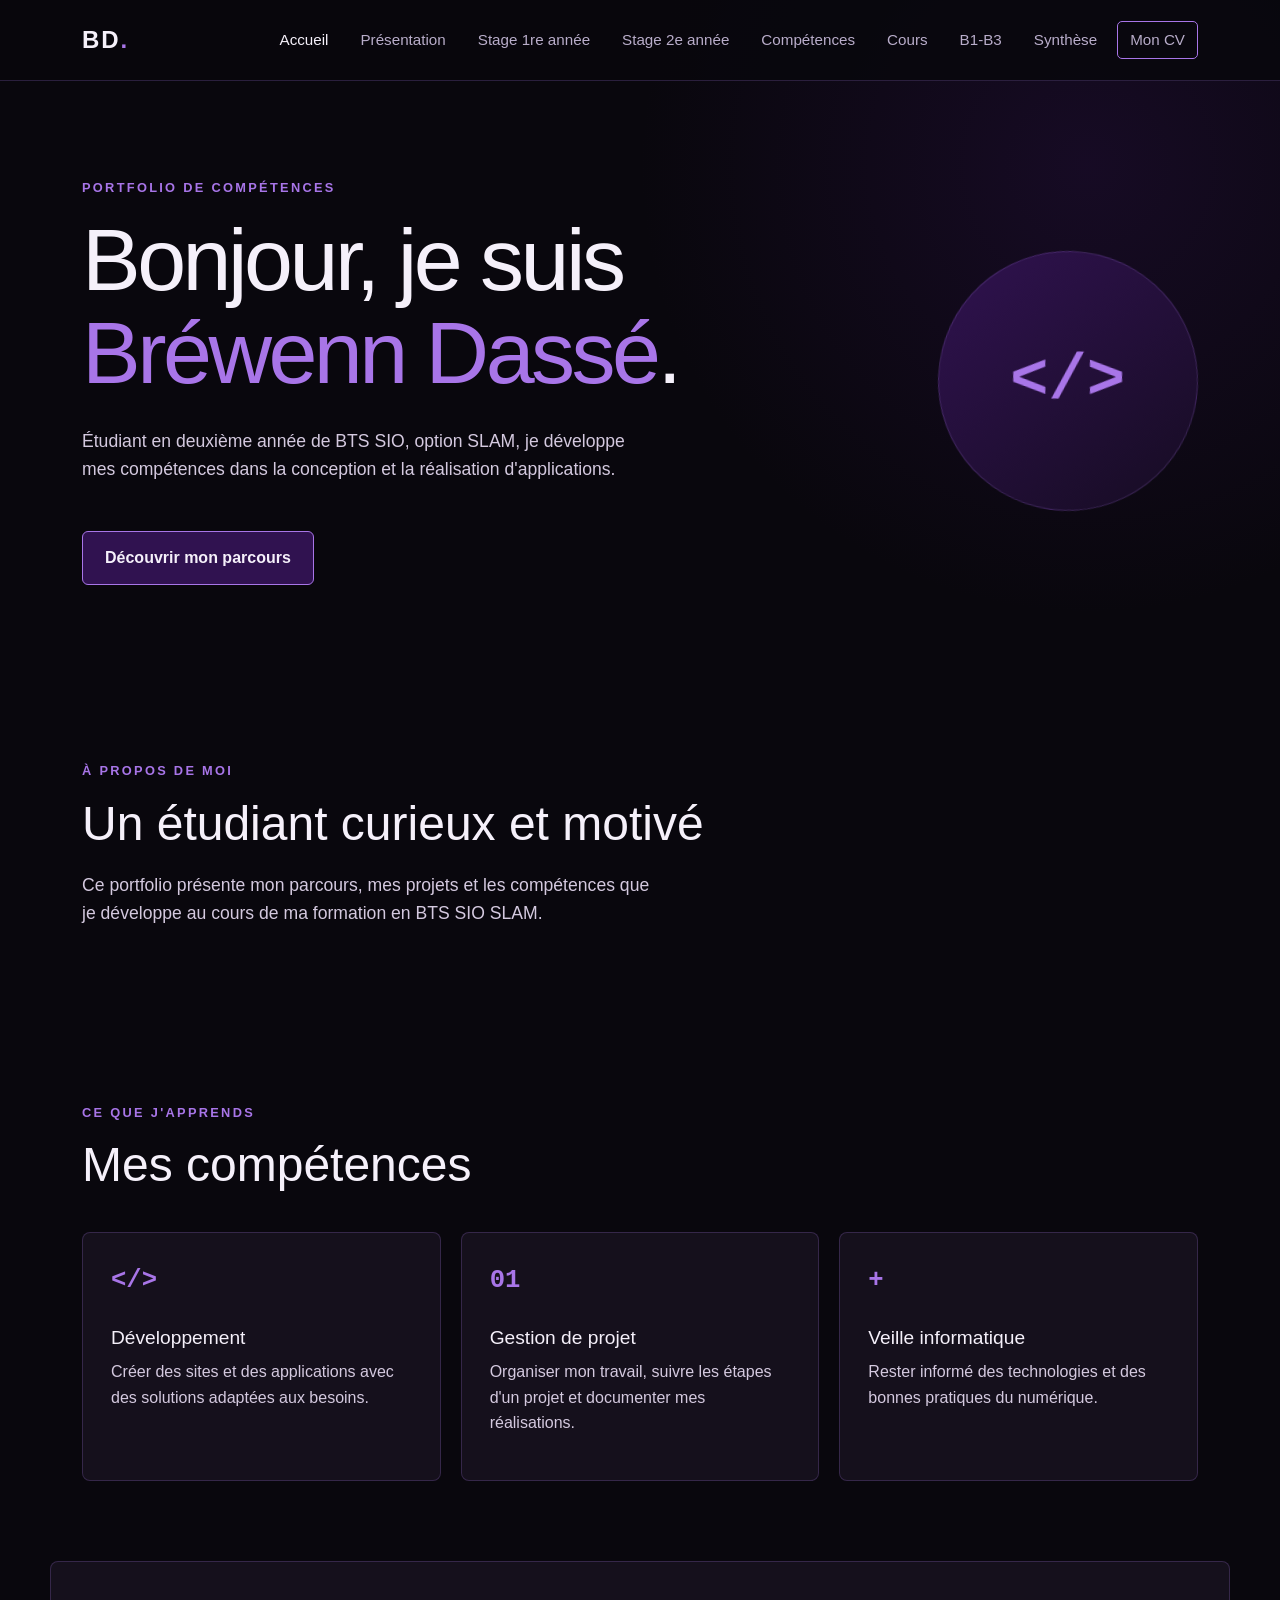
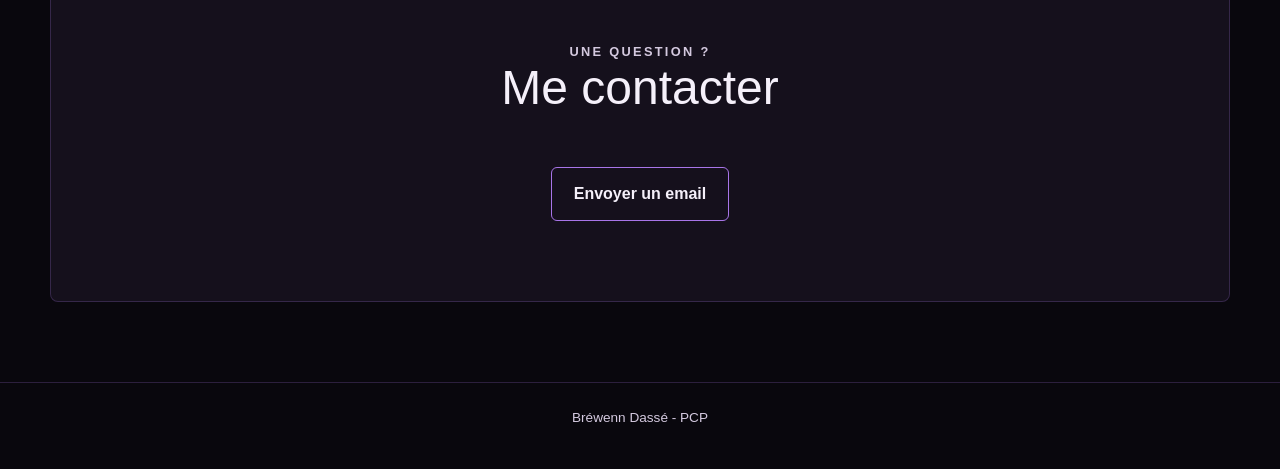
<file: index.html>
<!DOCTYPE html>
<html lang="fr">
<head>
    <meta charset="UTF-8">
    <meta name="viewport" content="width=device-width, initial-scale=1.0">
    <meta name="description" content="Portfolio de compétences de Bréwenn Dassé, étudiant en BTS SIO SLAM.">
    <title>Bréwenn Dassé | Portfolio de compétences</title>
    <link href="https://cdn.jsdelivr.net/npm/bootstrap@5.3.3/dist/css/bootstrap.min.css" rel="stylesheet">
    <link rel="stylesheet" href="style.css">
</head>
<body>
    <header class="site-header navbar navbar-expand-lg">
        <div class="container">
            <a class="logo navbar-brand" href="index.html">BD<span>.</span></a>
            <button class="navbar-toggler" type="button" data-bs-toggle="collapse" data-bs-target="#main-navigation" aria-controls="main-navigation" aria-expanded="false" aria-label="Afficher la navigation">
                <span class="navbar-toggler-icon"></span>
            </button>
            <nav class="collapse navbar-collapse" id="main-navigation" aria-label="Navigation principale">
                <div class="navbar-nav ms-auto align-items-lg-center gap-lg-2">
                    <a class="nav-link active" href="index.html" aria-current="page">Accueil</a>
                    <a class="nav-link" href="presentation.html">Présentation</a>
                    <a class="nav-link" href="stage-premiere-annee.html">Stage 1re année</a>
                    <a class="nav-link" href="stage-deuxieme-annee.html">Stage 2e année</a>
                    <a class="nav-link" href="competences.html">Compétences</a>
                    <a class="nav-link" href="cours.html">Cours</a>
                    <a class="nav-link" href="tableau-competences.html">B1-B3</a>
                    <a class="nav-link" href="tableau-synthese.html">Synthèse</a>
                    <a class="nav-cv nav-link" href="documents/CV_BrewennDasse.pdf" download>Mon CV</a>
                </div>
            </nav>
        </div>
    </header>

    <main>
        <section class="hero" id="accueil">
            <div class="hero-content">
                <p class="eyebrow">Portfolio de compétences</p>
                <h1>Bonjour, je suis <span>Bréwenn Dassé</span>.</h1>
                <p class="hero-text">
                    Étudiant en deuxième année de BTS SIO, option SLAM,
                    je développe mes compétences dans la conception et la
                    réalisation d'applications.
                </p>
                <a class="button" href="presentation.html">Découvrir mon parcours</a>
            </div>
            <div class="hero-decoration" aria-hidden="true">
                <span>&lt;/&gt;</span>
            </div>
        </section>

        <section class="section" id="profil">
            <p class="eyebrow">À propos de moi</p>
            <h2>Un étudiant curieux et motivé</h2>
            <p class="section-intro">
                Ce portfolio présente mon parcours, mes projets et les
                compétences que je développe au cours de ma formation en BTS
                SIO SLAM.
            </p>
        </section>

        <section class="section" id="competences">
            <p class="eyebrow">Ce que j'apprends</p>
            <h2>Mes compétences</h2>
            <div class="cards">
                <article class="card">
                    <div class="card-icon" aria-hidden="true">&lt;/&gt;</div>
                    <h3>Développement</h3>
                    <p>Créer des sites et des applications avec des solutions adaptées aux besoins.</p>
                </article>
                <article class="card">
                    <div class="card-icon" aria-hidden="true">01</div>
                    <h3>Gestion de projet</h3>
                    <p>Organiser mon travail, suivre les étapes d'un projet et documenter mes réalisations.</p>
                </article>
                <article class="card">
                    <div class="card-icon" aria-hidden="true">+</div>
                    <h3>Veille informatique</h3>
                    <p>Rester informé des technologies et des bonnes pratiques du numérique.</p>
                </article>
            </div>
        </section>

        <section class="contact section" id="contact">
            <p class="eyebrow">Une question ?</p>
            <h2>Me contacter</h2>
            <a class="button button-secondary" href="mailto:brewenndasse2@gmail.com">Envoyer un email</a>
        </section>
    </main>

    <footer class="site-footer">
        <p>Bréwenn Dassé - PCP</p>
    </footer>
    <script src="https://cdn.jsdelivr.net/npm/bootstrap@5.3.3/dist/js/bootstrap.bundle.min.js"></script>
</body>
</html>
</file>
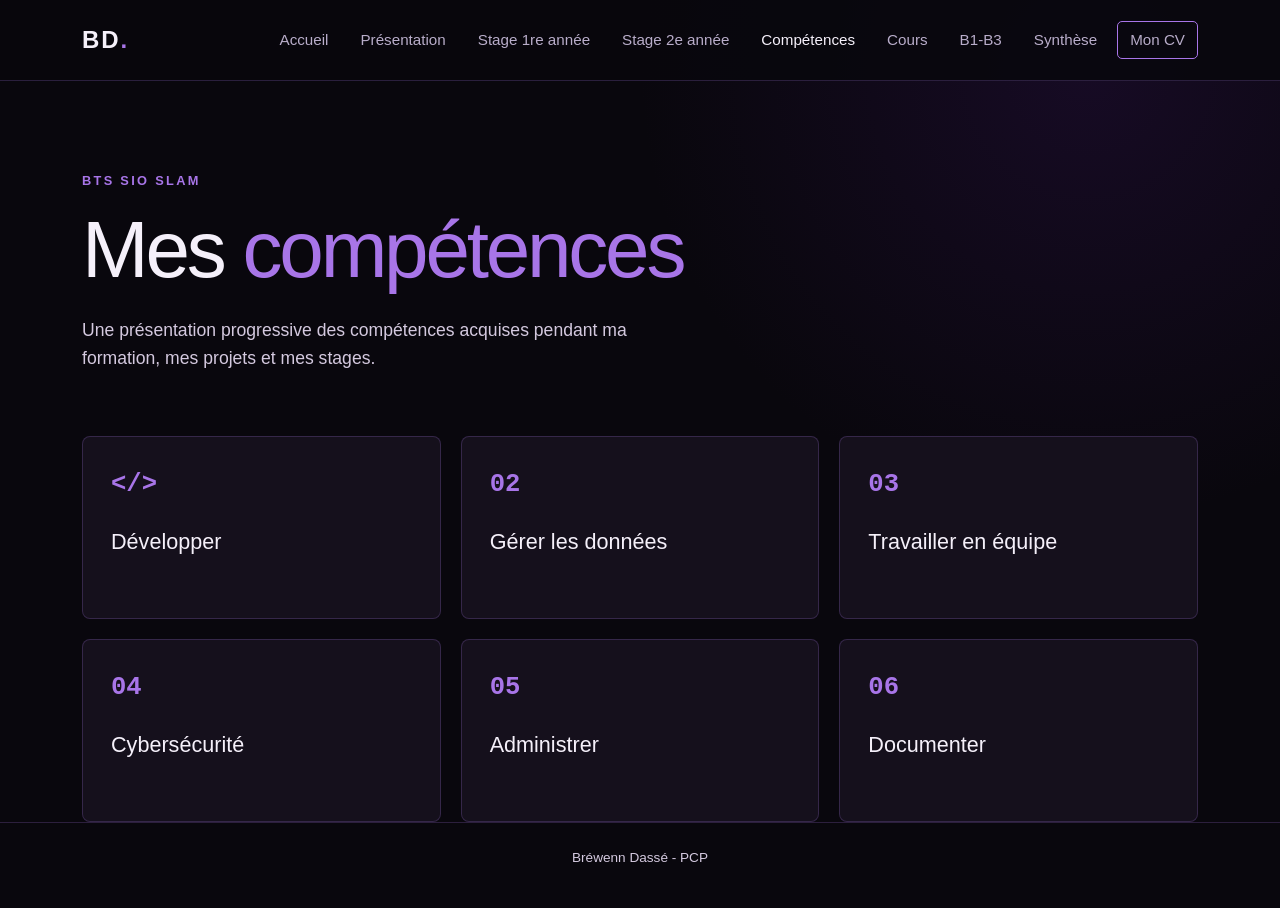
<file: competences.html>
<!DOCTYPE html>
<html lang="fr">
<head>
    <meta charset="UTF-8">
    <meta name="viewport" content="width=device-width, initial-scale=1.0">
    <meta name="description" content="Compétences de Bréwenn Dassé en BTS SIO SLAM.">
    <title>Compétences | Bréwenn Dassé</title>
    <link href="https://cdn.jsdelivr.net/npm/bootstrap@5.3.3/dist/css/bootstrap.min.css" rel="stylesheet">
    <link rel="stylesheet" href="style.css">
</head>
<body>
    <header class="site-header navbar navbar-expand-lg"><div class="container">
        <a class="logo navbar-brand" href="index.html">BD<span>.</span></a>
        <button class="navbar-toggler" type="button" data-bs-toggle="collapse" data-bs-target="#main-navigation" aria-label="Afficher la navigation"><span class="navbar-toggler-icon"></span></button>
        <nav class="collapse navbar-collapse" id="main-navigation" aria-label="Navigation principale"><div class="navbar-nav ms-auto align-items-lg-center gap-lg-2">
            <a class="nav-link" href="index.html">Accueil</a><a class="nav-link" href="presentation.html">Présentation</a><a class="nav-link" href="stage-premiere-annee.html">Stage 1re année</a><a class="nav-link" href="stage-deuxieme-annee.html">Stage 2e année</a><a class="nav-link active" href="competences.html" aria-current="page">Compétences</a><a class="nav-link" href="cours.html">Cours</a><a class="nav-link" href="tableau-competences.html">B1-B3</a><a class="nav-link" href="tableau-synthese.html">Synthèse</a><a class="nav-cv nav-link" href="documents/CV_BrewennDasse.pdf" download>Mon CV</a>
        </div></nav>
    </div></header>
    <main class="page-main">
        <section class="page-heading"><p class="eyebrow">BTS SIO SLAM</p><h1>Mes <span>compétences</span></h1><p class="section-intro">Une présentation progressive des compétences acquises pendant ma formation, mes projets et mes stages.</p></section>
        <section class="content-grid">
            <!--À compléter : langages, frameworks, bases de données et exemples de réalisations.-->
            <article class="card"><div class="card-icon">&lt;/&gt;</div><h2>Développer</h2><p class="content-placeholder"></p></article>
            <!--À compléter : conception de bases de données, requêtes SQL, sécurité et sauvegardes.-->
            <article class="card"><div class="card-icon">02</div><h2>Gérer les données</h2><p class="content-placeholder"></p></article>
            <!--À compléter : outils collaboratifs, gestion de versions, méthodes et communication.-->
            <article class="card"><div class="card-icon">03</div><h2>Travailler en équipe</h2><p class="content-placeholder"></p></article>
            <!--À compléter : bonnes pratiques, authentification, protection des données et RGPD.-->
            <article class="card"><div class="card-icon">04</div><h2>Cybersécurité</h2><p class="content-placeholder"></p></article>
            <!--À compléter : environnements, déploiement, réseaux et services utilisés.-->
            <article class="card"><div class="card-icon">05</div><h2>Administrer</h2><p class="content-placeholder"></p></article>
            <!--À compléter : cahiers des charges, guides utilisateurs, procédures et bilans.-->
            <article class="card"><div class="card-icon">06</div><h2>Documenter</h2><p class="content-placeholder"></p></article>
        </section>
    </main>
    <footer class="site-footer"><p>Bréwenn Dassé - PCP</p></footer>
    <script src="https://cdn.jsdelivr.net/npm/bootstrap@5.3.3/dist/js/bootstrap.bundle.min.js"></script>
</body>
</html>
</file>
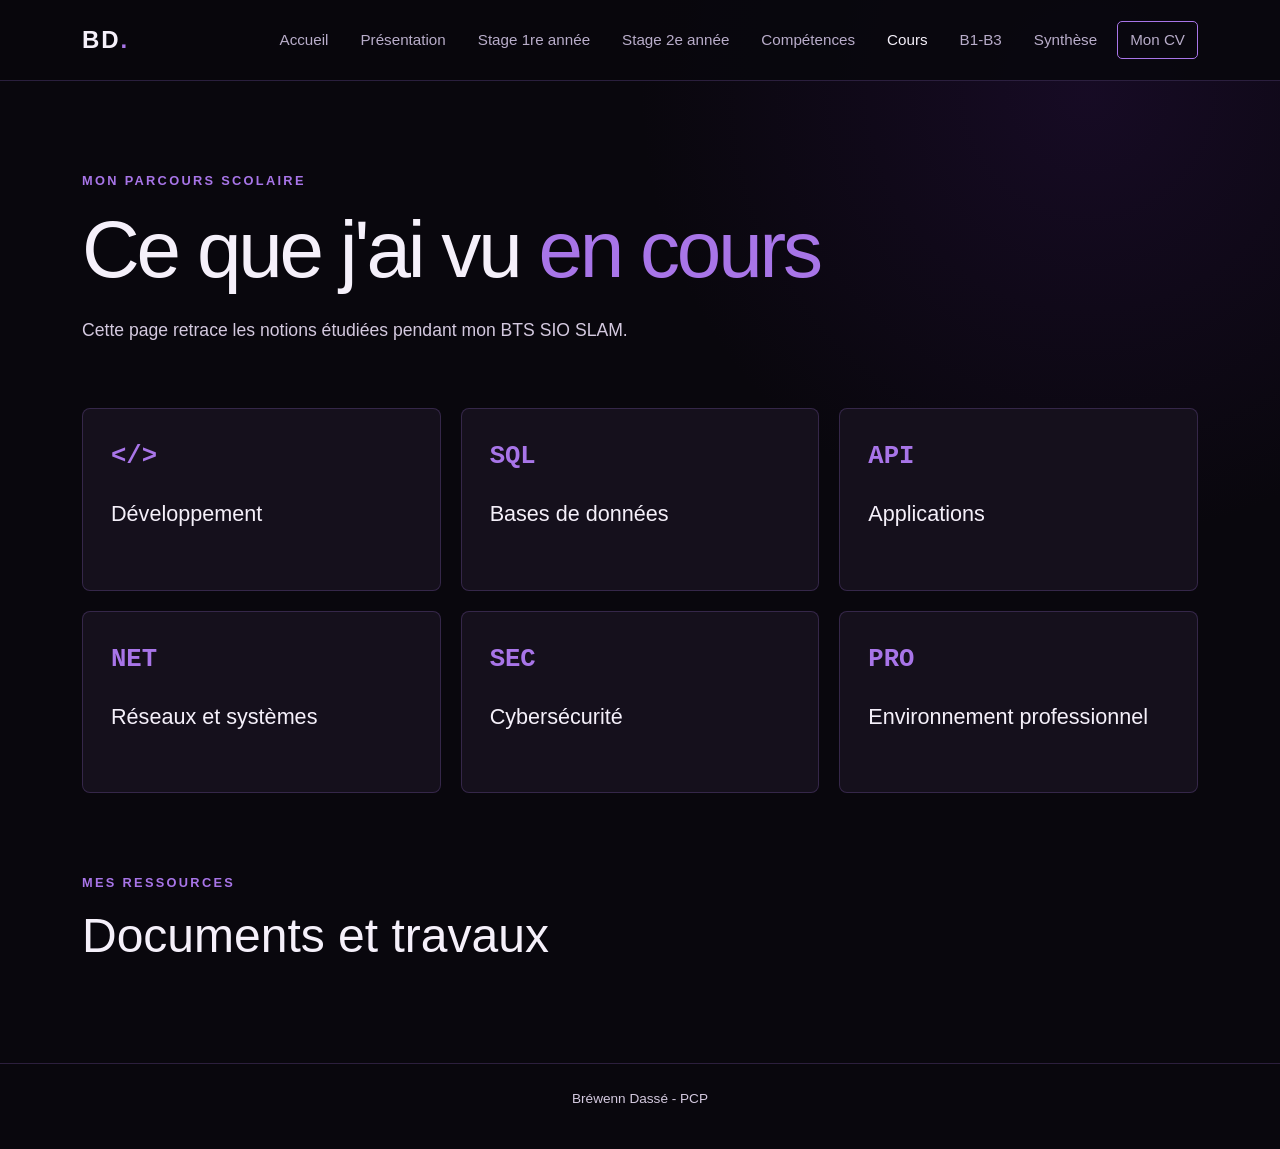
<file: cours.html>
<!DOCTYPE html>
<html lang="fr">
<head>
    <meta charset="UTF-8">
    <meta name="viewport" content="width=device-width, initial-scale=1.0">
    <meta name="description" content="Cours et notions étudiés par Bréwenn Dassé en BTS SIO SLAM.">
    <title>Cours suivis | Bréwenn Dassé</title>
    <link href="https://cdn.jsdelivr.net/npm/bootstrap@5.3.3/dist/css/bootstrap.min.css" rel="stylesheet">
    <link rel="stylesheet" href="style.css">
</head>
<body>
    <header class="site-header navbar navbar-expand-lg"><div class="container">
        <a class="logo navbar-brand" href="index.html">BD<span>.</span></a>
        <button class="navbar-toggler" type="button" data-bs-toggle="collapse" data-bs-target="#main-navigation" aria-label="Afficher la navigation"><span class="navbar-toggler-icon"></span></button>
        <nav class="collapse navbar-collapse" id="main-navigation" aria-label="Navigation principale"><div class="navbar-nav ms-auto align-items-lg-center gap-lg-2">
            <a class="nav-link" href="index.html">Accueil</a><a class="nav-link" href="presentation.html">Présentation</a><a class="nav-link" href="stage-premiere-annee.html">Stage 1re année</a><a class="nav-link" href="stage-deuxieme-annee.html">Stage 2e année</a><a class="nav-link" href="competences.html">Compétences</a><a class="nav-link active" href="cours.html" aria-current="page">Cours</a><a class="nav-link" href="tableau-competences.html">B1-B3</a><a class="nav-link" href="tableau-synthese.html">Synthèse</a><a class="nav-cv nav-link" href="documents/CV_BrewennDasse.pdf" download>Mon CV</a>
        </div></nav>
    </div></header>
    <main class="page-main">
        <section class="page-heading">
            <p class="eyebrow">Mon parcours scolaire</p>
            <h1>Ce que j'ai vu <span>en cours</span></h1>
            <p class="section-intro">Cette page retrace les notions étudiées pendant mon BTS SIO SLAM.</p>
        </section>
        <section class="content-grid">
            <!--À compléter : HTML, CSS, JavaScript, PHP, Python, frameworks et programmation orientée objet.-->
            <article class="card"><div class="card-icon">&lt;/&gt;</div><h2>Développement</h2><p class="content-placeholder"></p></article>
            <!--À compléter : modèle relationnel, SQL, conception, requêtes, contraintes et administration.-->
            <article class="card"><div class="card-icon">SQL</div><h2>Bases de données</h2><p class="content-placeholder"></p></article>
            <!--À compléter : architecture, API, échanges de données, authentification et tests.-->
            <article class="card"><div class="card-icon">API</div><h2>Applications</h2><p class="content-placeholder"></p></article>
            <!--À compléter : adressage IP, services réseau, systèmes, virtualisation et déploiement.-->
            <article class="card"><div class="card-icon">NET</div><h2>Réseaux et systèmes</h2><p class="content-placeholder"></p></article>
            <!--À compléter : sécurité des comptes, protection des données, sauvegardes et bonnes pratiques.-->
            <article class="card"><div class="card-icon">SEC</div><h2>Cybersécurité</h2><p class="content-placeholder"></p></article>
            <!--À compléter : gestion de projet, documentation, droit, économie, management et anglais professionnel.-->
            <article class="card"><div class="card-icon">PRO</div><h2>Environnement professionnel</h2><p class="content-placeholder"></p></article>
        </section>
        <section class="section section-small">
            <p class="eyebrow">Mes ressources</p>
            <h2>Documents et travaux</h2>
            <!--Ajoute ici tes fiches de cours, comptes rendus, exercices, projets ou liens vers des ressources utiles.-->
            <p class="section-intro content-placeholder"></p>
        </section>
    </main>
    <footer class="site-footer"><p>Bréwenn Dassé - PCP</p></footer>
    <script src="https://cdn.jsdelivr.net/npm/bootstrap@5.3.3/dist/js/bootstrap.bundle.min.js"></script>
</body>
</html>
</file>
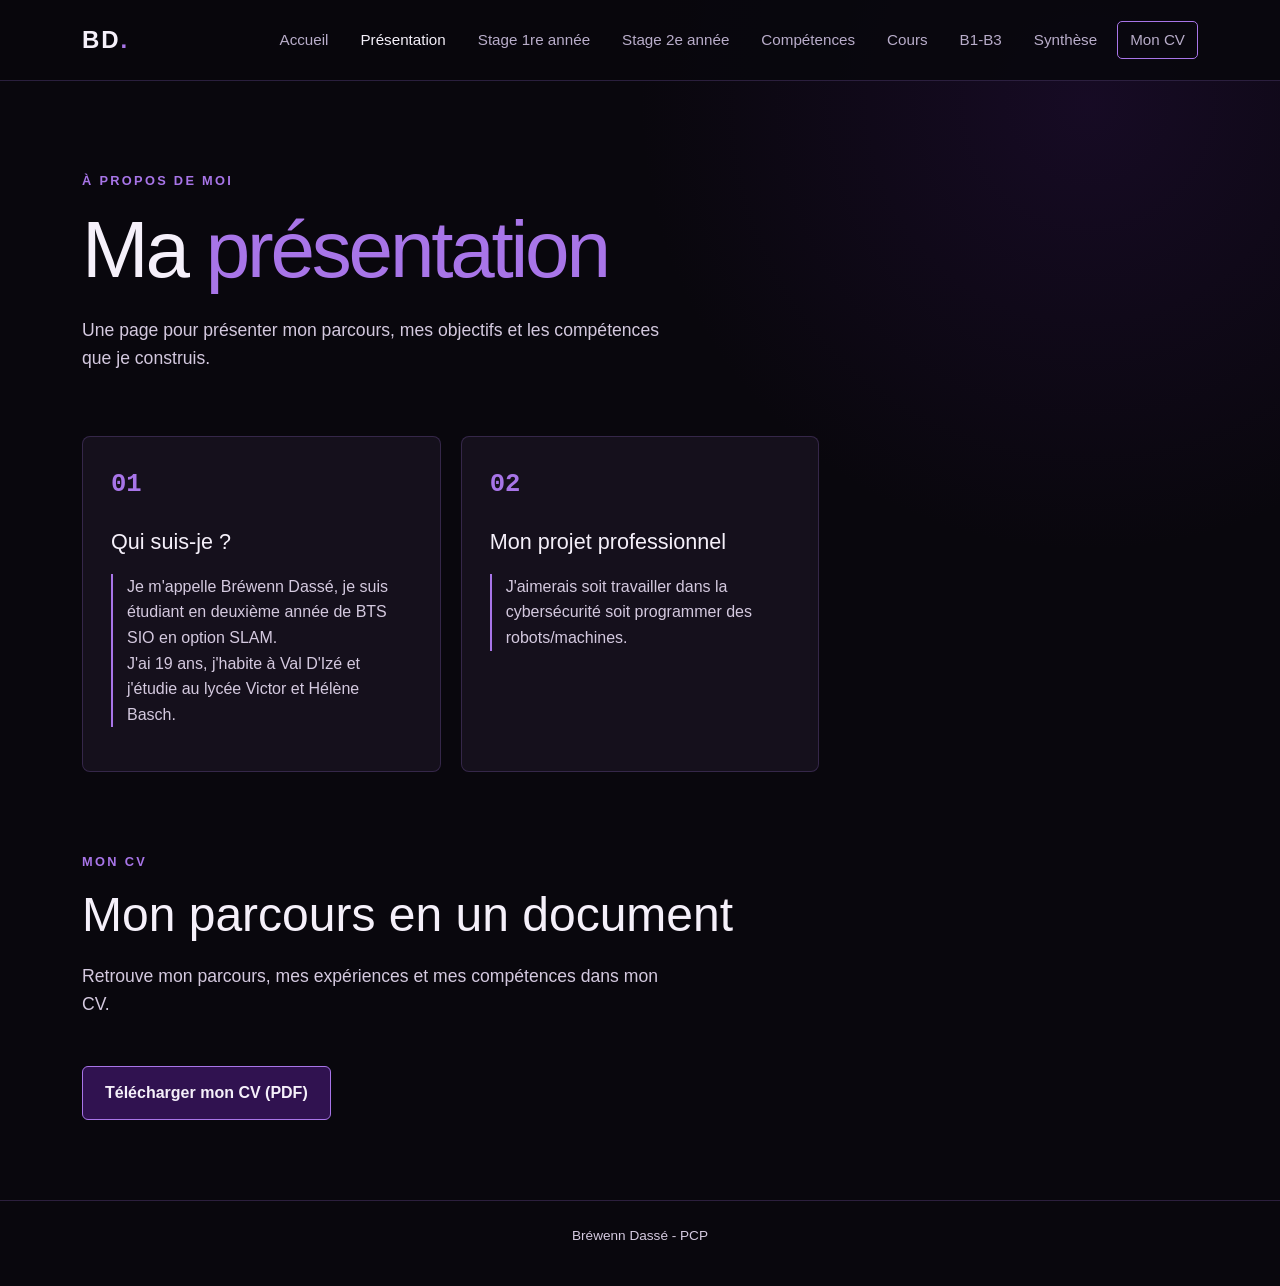
<file: presentation.html>
<!DOCTYPE html>
<html lang="fr">
<head>
    <meta charset="UTF-8">
    <meta name="viewport" content="width=device-width, initial-scale=1.0">
    <meta name="description" content="Présentation de Bréwenn Dassé, étudiant en BTS SIO SLAM.">
    <title>Présentation | Bréwenn Dassé</title>
    <link href="https://cdn.jsdelivr.net/npm/bootstrap@5.3.3/dist/css/bootstrap.min.css" rel="stylesheet">
    <link rel="stylesheet" href="style.css">
</head>
<body>
    <header class="site-header navbar navbar-expand-lg">
        <div class="container">
            <a class="logo navbar-brand" href="index.html">BD<span>.</span></a>
            <button class="navbar-toggler" type="button" data-bs-toggle="collapse" data-bs-target="#main-navigation" aria-controls="main-navigation" aria-expanded="false" aria-label="Afficher la navigation">
                <span class="navbar-toggler-icon"></span>
            </button>
            <nav class="collapse navbar-collapse" id="main-navigation" aria-label="Navigation principale">
                <div class="navbar-nav ms-auto align-items-lg-center gap-lg-2">
                    <a class="nav-link" href="index.html">Accueil</a>
                    <a class="nav-link active" href="presentation.html" aria-current="page">Présentation</a>
                    <a class="nav-link" href="stage-premiere-annee.html">Stage 1re année</a>
                    <a class="nav-link" href="stage-deuxieme-annee.html">Stage 2e année</a>
                    <a class="nav-link" href="competences.html">Compétences</a>
                    <a class="nav-link" href="cours.html">Cours</a>
                    <a class="nav-link" href="tableau-competences.html">B1-B3</a>
                    <a class="nav-link" href="tableau-synthese.html">Synthèse</a>
                    <a class="nav-cv nav-link" href="documents/CV_BrewennDasse.pdf" download>Mon CV</a>
                </div>
            </nav>
        </div>
    </header>

    <main class="page-main">
        <section class="page-heading">
            <p class="eyebrow">À propos de moi</p>
            <h1>Ma <span>présentation</span></h1>
            <p class="section-intro">Une page pour présenter mon parcours, mes objectifs et les compétences que je construis.</p>
        </section>
        <section class="content-grid">
            <article class="card">
                <div class="card-icon" aria-hidden="true">01</div>
                <h2>Qui suis-je ?</h2>
                <p class="content-placeholder">Je m'appelle Bréwenn Dassé, je suis étudiant en deuxième année de BTS SIO en option SLAM. <br>
                    J'ai 19 ans, j'habite à Val D'Izé et j'étudie au lycée Victor et Hélène Basch.</p>
            </article>
            <article class="card">
                <div class="card-icon" aria-hidden="true">02</div>
                <h2>Mon projet professionnel</h2>
                <p class="content-placeholder">J'aimerais soit travailler dans la cybersécurité soit programmer des robots/machines.</p>
            </article>
        </section>
        <section class="section section-small">
            <p class="eyebrow">Mon CV</p>
            <h2>Mon parcours en un document</h2>
            <p class="section-intro">Retrouve mon parcours, mes expériences et mes compétences dans mon CV.</p>
            <a class="button" href="documents/CV_BrewennDasse.pdf" download>Télécharger mon CV (PDF)</a>
        </section>
    </main>
    <footer class="site-footer">
        <p>Bréwenn Dassé - PCP</p>
    </footer>
    <script src="https://cdn.jsdelivr.net/npm/bootstrap@5.3.3/dist/js/bootstrap.bundle.min.js"></script>
</body>
</html>
</file>
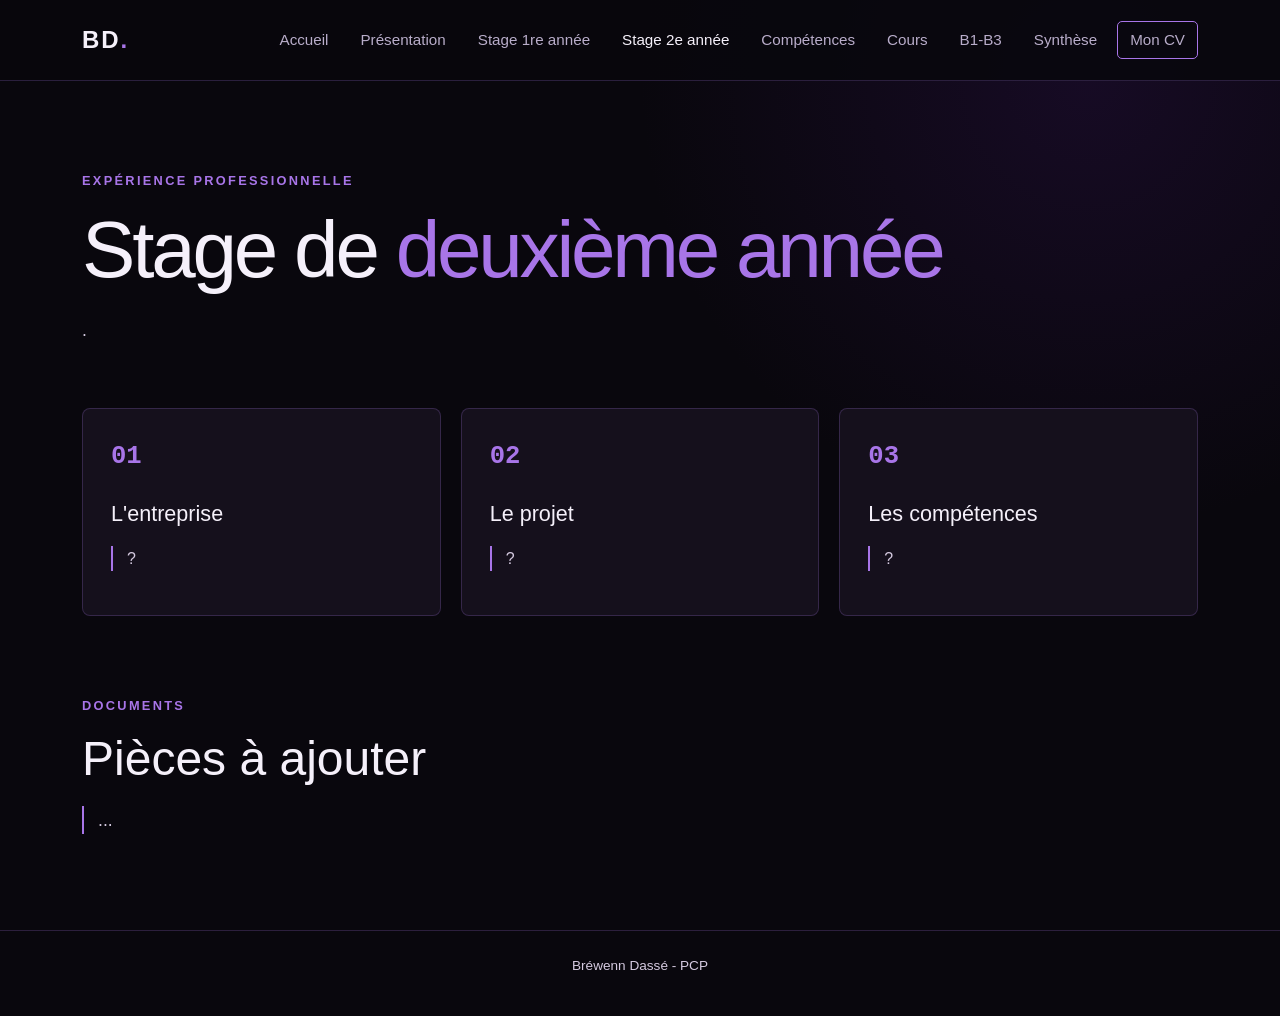
<file: stage-deuxieme-annee.html>
<!DOCTYPE html>
<html lang="fr">
<head>
    <meta charset="UTF-8">
    <meta name="viewport" content="width=device-width, initial-scale=1.0">
    <meta name="description" content="Stage de deuxième année de Bréwenn Dassé.">
    <title>Stage de deuxième année | Bréwenn Dassé</title>
    <link href="https://cdn.jsdelivr.net/npm/bootstrap@5.3.3/dist/css/bootstrap.min.css" rel="stylesheet">
    <link rel="stylesheet" href="style.css">
</head>
<body>
    <header class="site-header navbar navbar-expand-lg">
        <div class="container">
            <a class="logo navbar-brand" href="index.html">BD<span>.</span></a>
            <button class="navbar-toggler" type="button" data-bs-toggle="collapse" data-bs-target="#main-navigation" aria-controls="main-navigation" aria-expanded="false" aria-label="Afficher la navigation">
                <span class="navbar-toggler-icon"></span>
            </button>
            <nav class="collapse navbar-collapse" id="main-navigation" aria-label="Navigation principale">
                <div class="navbar-nav ms-auto align-items-lg-center gap-lg-2">
                    <a class="nav-link" href="index.html">Accueil</a>
                    <a class="nav-link" href="presentation.html">Présentation</a>
                    <a class="nav-link" href="stage-premiere-annee.html">Stage 1re année</a>
                    <a class="nav-link active" href="stage-deuxieme-annee.html" aria-current="page">Stage 2e année</a>
                    <a class="nav-link" href="competences.html">Compétences</a>
                    <a class="nav-link" href="cours.html">Cours</a>
                    <a class="nav-link" href="tableau-competences.html">B1-B3</a>
                    <a class="nav-link" href="tableau-synthese.html">Synthèse</a>
                    <a class="nav-cv nav-link" href="documents/CV_BrewennDasse.pdf" download>Mon CV</a>
                </div>
            </nav>
        </div>
    </header>
    <main class="page-main">
        <section class="page-heading">
            <p class="eyebrow">Expérience professionnelle</p>
            <h1>Stage de <span>deuxième année</span></h1>
            <p class="section-intro">.</p>
        </section>
        <section class="content-grid">
            <article class="card"><div class="card-icon">01</div><h2>L'entreprise</h2><p class="content-placeholder">?</p></article>
            <article class="card"><div class="card-icon">02</div><h2>Le projet</h2><p class="content-placeholder">?</p></article>
            <article class="card"><div class="card-icon">03</div><h2>Les compétences</h2><p class="content-placeholder">?</p></article>
        </section>
        <section class="section section-small">
            <p class="eyebrow">Documents</p>
            <h2>Pièces à ajouter</h2>
            <p class="section-intro content-placeholder">...</p>
        </section>
    </main>
    <footer class="site-footer"><p>Bréwenn Dassé - PCP</p></footer>
    <script src="https://cdn.jsdelivr.net/npm/bootstrap@5.3.3/dist/js/bootstrap.bundle.min.js"></script>
</body>
</html>
</file>
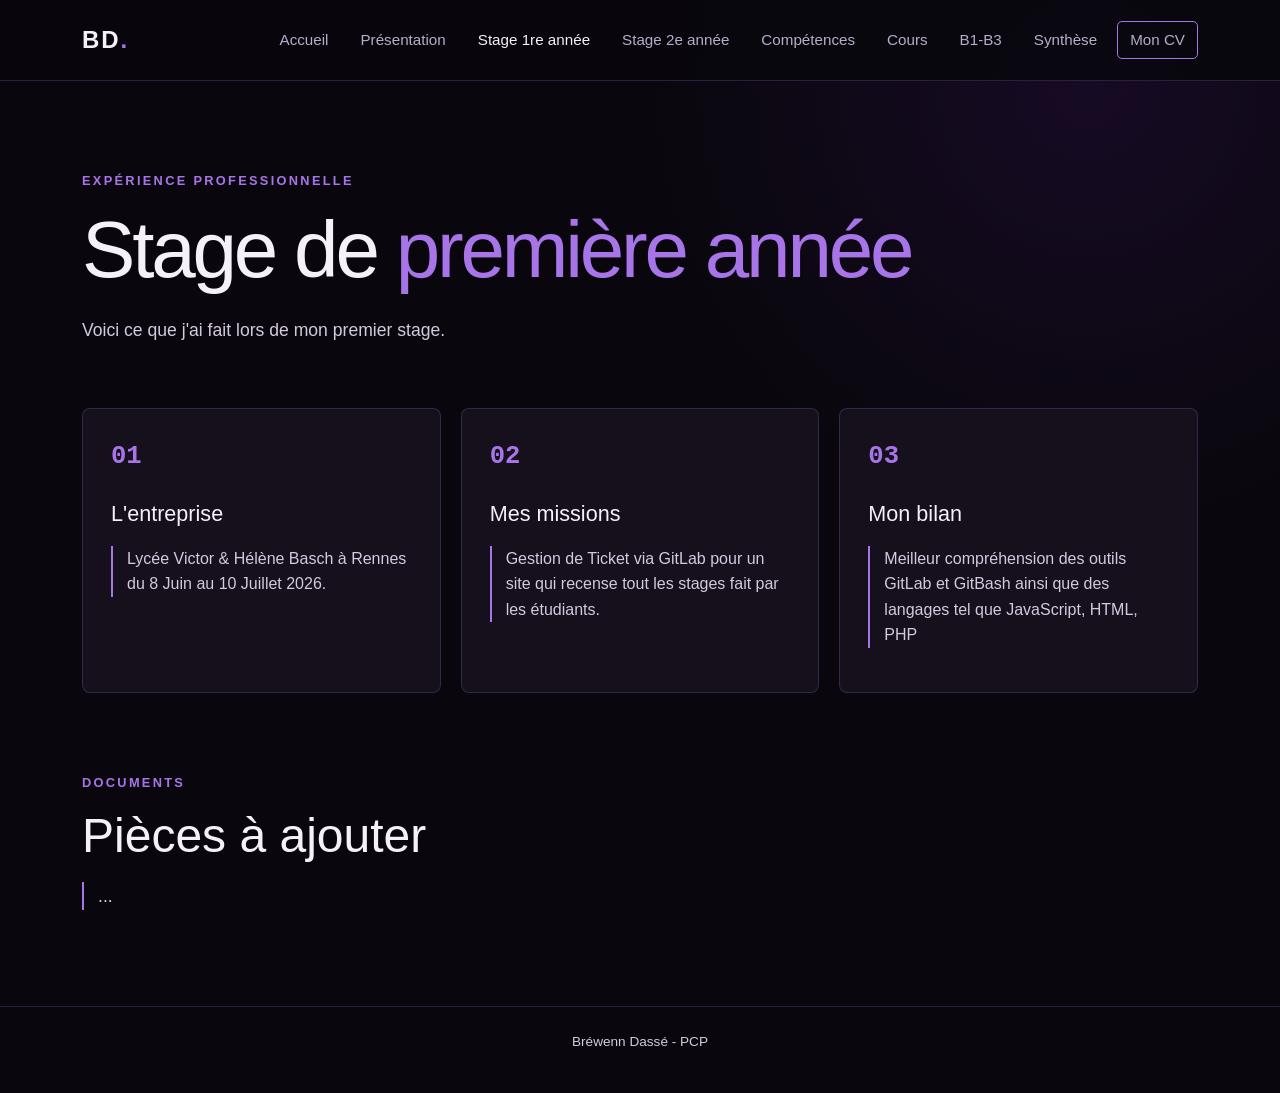
<file: stage-premiere-annee.html>
<!DOCTYPE html>
<html lang="fr">
<head>
    <meta charset="UTF-8">
    <meta name="viewport" content="width=device-width, initial-scale=1.0">
    <meta name="description" content="Stage de première année de Bréwenn Dassé.">
    <title>Stage de première année | Bréwenn Dassé</title>
    <link href="https://cdn.jsdelivr.net/npm/bootstrap@5.3.3/dist/css/bootstrap.min.css" rel="stylesheet">
    <link rel="stylesheet" href="style.css">
</head>
<body>
    <header class="site-header navbar navbar-expand-lg">
        <div class="container">
            <a class="logo navbar-brand" href="index.html">BD<span>.</span></a>
            <button class="navbar-toggler" type="button" data-bs-toggle="collapse" data-bs-target="#main-navigation" aria-controls="main-navigation" aria-expanded="false" aria-label="Afficher la navigation">
                <span class="navbar-toggler-icon"></span>
            </button>
            <nav class="collapse navbar-collapse" id="main-navigation" aria-label="Navigation principale">
                <div class="navbar-nav ms-auto align-items-lg-center gap-lg-2">
                    <a class="nav-link" href="index.html">Accueil</a>
                    <a class="nav-link" href="presentation.html">Présentation</a>
                    <a class="nav-link active" href="stage-premiere-annee.html" aria-current="page">Stage 1re année</a>
                    <a class="nav-link" href="stage-deuxieme-annee.html">Stage 2e année</a>
                    <a class="nav-link" href="competences.html">Compétences</a>
                    <a class="nav-link" href="cours.html">Cours</a>
                    <a class="nav-link" href="tableau-competences.html">B1-B3</a>
                    <a class="nav-link" href="tableau-synthese.html">Synthèse</a>
                    <a class="nav-cv nav-link" href="documents/CV_BrewennDasse.pdf" download>Mon CV</a>
                </div>
            </nav>
        </div>
    </header>
    <main class="page-main">
        <section class="page-heading">
            <p class="eyebrow">Expérience professionnelle</p>
            <h1>Stage de <span>première année</span></h1>
            <p class="section-intro">Voici ce que j'ai fait lors de mon premier stage.</p>
        </section>
        <section class="content-grid">
            <article class="card"><div class="card-icon">01</div><h2>L'entreprise</h2><p class="content-placeholder">Lycée Victor & Hélène Basch à Rennes du 8 Juin au 10 Juillet 2026.</p></article>
            <!--À compléter : missions réalisées, outils utilisés et organisation du travail.-->
            <article class="card"><div class="card-icon">02</div><h2>Mes missions</h2><p class="content-placeholder">Gestion de Ticket via GitLab pour un site qui recense tout les stages fait par les étudiants.</p></article>
            <article class="card"><div class="card-icon">03</div><h2>Mon bilan</h2><p class="content-placeholder">Meilleur compréhension des outils GitLab et GitBash ainsi que des langages tel que JavaScript, HTML, PHP</p></article>
        </section>
        <section class="section section-small">
            <p class="eyebrow">Documents</p>
            <h2>Pièces à ajouter</h2>
            <p class="section-intro content-placeholder">...</p>
        </section>
    </main>
    <footer class="site-footer"><p>Bréwenn Dassé - PCP</p></footer>
    <script src="https://cdn.jsdelivr.net/npm/bootstrap@5.3.3/dist/js/bootstrap.bundle.min.js"></script>
</body>
</html>
</file>
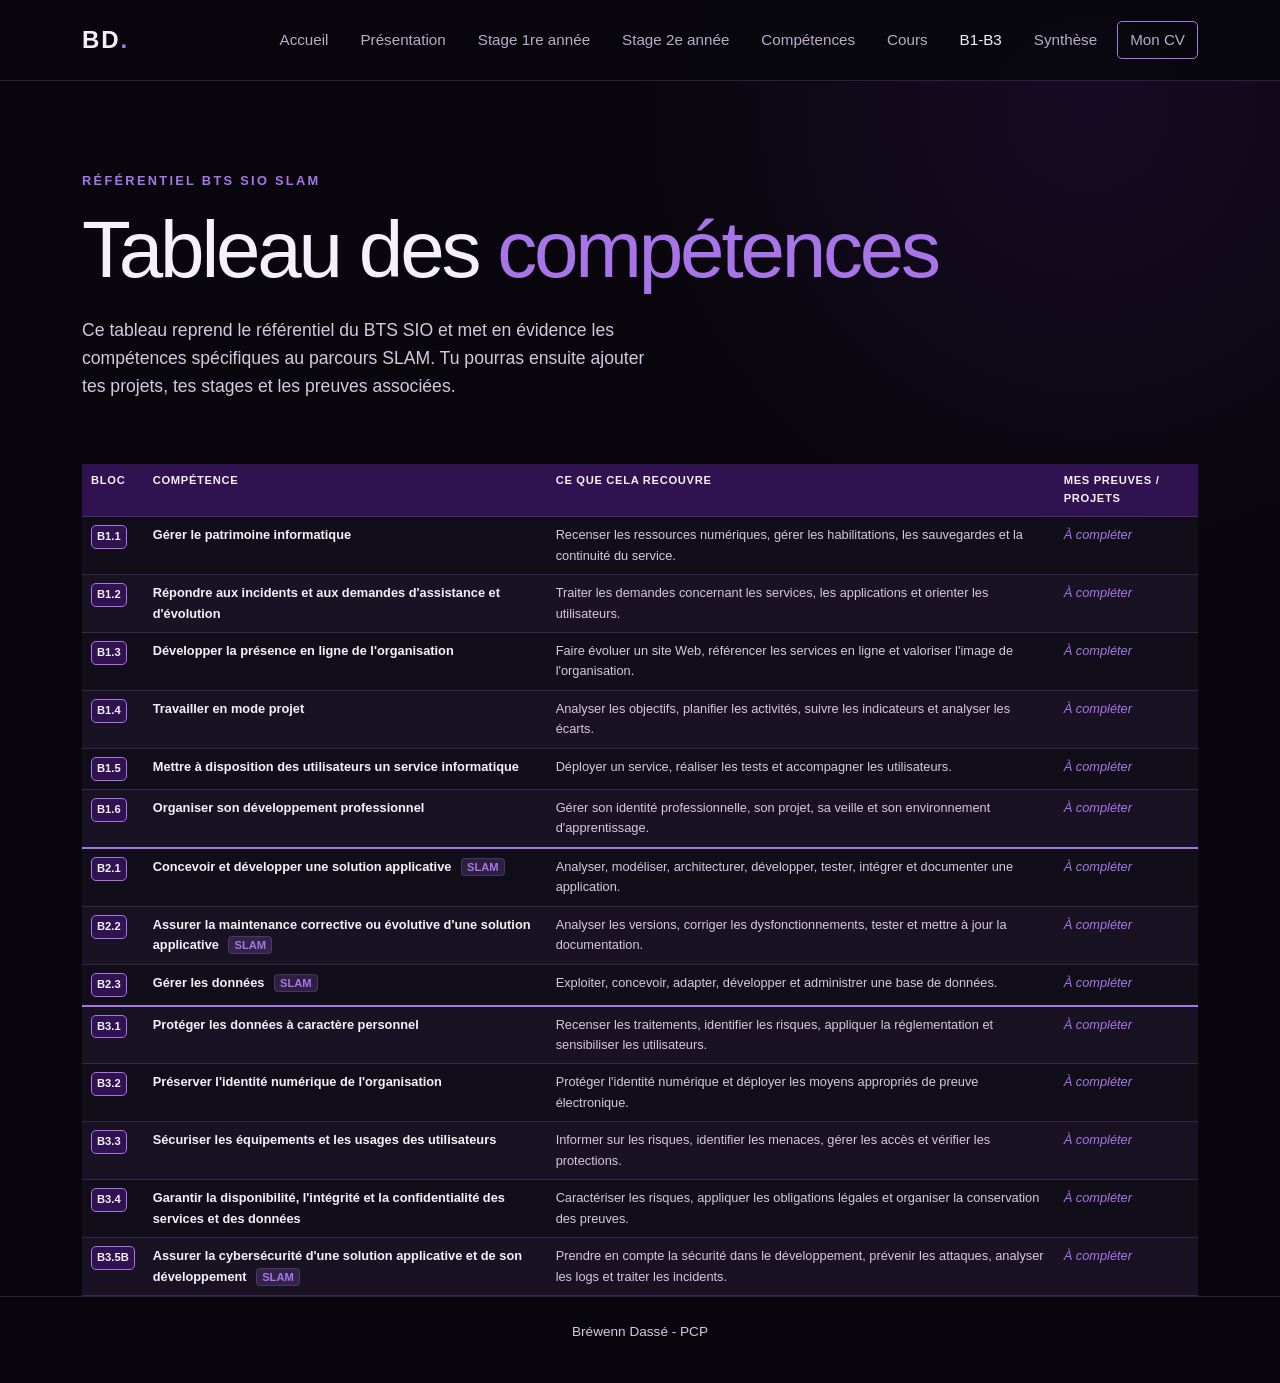
<file: tableau-competences.html>
<!DOCTYPE html>
<html lang="fr">
<head>
    <meta charset="UTF-8">
    <meta name="viewport" content="width=device-width, initial-scale=1.0">
    <meta name="description" content="Tableau des compétences du BTS SIO SLAM de Bréwenn Dassé.">
    <title>Tableau des compétences B1 à B3 | Bréwenn Dassé</title>
    <link href="https://cdn.jsdelivr.net/npm/bootstrap@5.3.3/dist/css/bootstrap.min.css" rel="stylesheet">
    <link rel="stylesheet" href="style.css">
</head>
<body>
    <header class="site-header navbar navbar-expand-lg"><div class="container">
        <a class="logo navbar-brand" href="index.html">BD<span>.</span></a>
        <button class="navbar-toggler" type="button" data-bs-toggle="collapse" data-bs-target="#main-navigation" aria-label="Afficher la navigation"><span class="navbar-toggler-icon"></span></button>
        <nav class="collapse navbar-collapse" id="main-navigation" aria-label="Navigation principale"><div class="navbar-nav ms-auto align-items-lg-center gap-lg-2">
            <a class="nav-link" href="index.html">Accueil</a><a class="nav-link" href="presentation.html">Présentation</a><a class="nav-link" href="stage-premiere-annee.html">Stage 1re année</a><a class="nav-link" href="stage-deuxieme-annee.html">Stage 2e année</a><a class="nav-link" href="competences.html">Compétences</a><a class="nav-link" href="cours.html">Cours</a><a class="nav-link active" href="tableau-competences.html" aria-current="page">B1-B3</a><a class="nav-link" href="tableau-synthese.html">Synthèse</a><a class="nav-cv nav-link" href="documents/CV_BrewennDasse.pdf" download>Mon CV</a>
        </div></nav>
    </div></header>
    <main class="page-main">
        <section class="page-heading">
            <p class="eyebrow">Référentiel BTS SIO SLAM</p>
            <h1>Tableau des <span>compétences</span></h1>
            <p class="section-intro">Ce tableau reprend le référentiel du BTS SIO et met en évidence les compétences spécifiques au parcours SLAM. Tu pourras ensuite ajouter tes projets, tes stages et les preuves associées.</p>
        </section>
        <section class="skills-table-wrapper" aria-label="Tableau des compétences BTS SIO SLAM">
            <table class="skills-table">
                <thead>
                    <tr>
                        <th scope="col">Bloc</th>
                        <th scope="col">Compétence</th>
                        <th scope="col">Ce que cela recouvre</th>
                        <th scope="col">Mes preuves / projets</th>
                    </tr>
                </thead>
                <tbody>
                    <tr><th scope="row"><span class="block-badge">B1.1</span></th><td>Gérer le patrimoine informatique</td><td>Recenser les ressources numériques, gérer les habilitations, les sauvegardes et la continuité du service.</td><td class="to-complete">À compléter</td></tr>
                    <tr><th scope="row"><span class="block-badge">B1.2</span></th><td>Répondre aux incidents et aux demandes d'assistance et d'évolution</td><td>Traiter les demandes concernant les services, les applications et orienter les utilisateurs.</td><td class="to-complete">À compléter</td></tr>
                    <tr><th scope="row"><span class="block-badge">B1.3</span></th><td>Développer la présence en ligne de l'organisation</td><td>Faire évoluer un site Web, référencer les services en ligne et valoriser l'image de l'organisation.</td><td class="to-complete">À compléter</td></tr>
                    <tr><th scope="row"><span class="block-badge">B1.4</span></th><td>Travailler en mode projet</td><td>Analyser les objectifs, planifier les activités, suivre les indicateurs et analyser les écarts.</td><td class="to-complete">À compléter</td></tr>
                    <tr><th scope="row"><span class="block-badge">B1.5</span></th><td>Mettre à disposition des utilisateurs un service informatique</td><td>Déployer un service, réaliser les tests et accompagner les utilisateurs.</td><td class="to-complete">À compléter</td></tr>
                    <tr><th scope="row"><span class="block-badge">B1.6</span></th><td>Organiser son développement professionnel</td><td>Gérer son identité professionnelle, son projet, sa veille et son environnement d'apprentissage.</td><td class="to-complete">À compléter</td></tr>
                    <tr class="block-separator"><th scope="row"><span class="block-badge">B2.1</span></th><td>Concevoir et développer une solution applicative <span class="option-label">SLAM</span></td><td>Analyser, modéliser, architecturer, développer, tester, intégrer et documenter une application.</td><td class="to-complete">À compléter</td></tr>
                    <tr><th scope="row"><span class="block-badge">B2.2</span></th><td>Assurer la maintenance corrective ou évolutive d'une solution applicative <span class="option-label">SLAM</span></td><td>Analyser les versions, corriger les dysfonctionnements, tester et mettre à jour la documentation.</td><td class="to-complete">À compléter</td></tr>
                    <tr><th scope="row"><span class="block-badge">B2.3</span></th><td>Gérer les données <span class="option-label">SLAM</span></td><td>Exploiter, concevoir, adapter, développer et administrer une base de données.</td><td class="to-complete">À compléter</td></tr>
                    <tr class="block-separator"><th scope="row"><span class="block-badge">B3.1</span></th><td>Protéger les données à caractère personnel</td><td>Recenser les traitements, identifier les risques, appliquer la réglementation et sensibiliser les utilisateurs.</td><td class="to-complete">À compléter</td></tr>
                    <tr><th scope="row"><span class="block-badge">B3.2</span></th><td>Préserver l'identité numérique de l'organisation</td><td>Protéger l'identité numérique et déployer les moyens appropriés de preuve électronique.</td><td class="to-complete">À compléter</td></tr>
                    <tr><th scope="row"><span class="block-badge">B3.3</span></th><td>Sécuriser les équipements et les usages des utilisateurs</td><td>Informer sur les risques, identifier les menaces, gérer les accès et vérifier les protections.</td><td class="to-complete">À compléter</td></tr>
                    <tr><th scope="row"><span class="block-badge">B3.4</span></th><td>Garantir la disponibilité, l'intégrité et la confidentialité des services et des données</td><td>Caractériser les risques, appliquer les obligations légales et organiser la conservation des preuves.</td><td class="to-complete">À compléter</td></tr>
                    <tr><th scope="row"><span class="block-badge">B3.5B</span></th><td>Assurer la cybersécurité d'une solution applicative et de son développement <span class="option-label">SLAM</span></td><td>Prendre en compte la sécurité dans le développement, prévenir les attaques, analyser les logs et traiter les incidents.</td><td class="to-complete">À compléter</td></tr>
                </tbody>
            </table>
        </section>
        <!--  <section class="section section-small">
            <p class="eyebrow">Conseil</p>
            <h2>Comment compléter ce tableau ?</h2>
            <p class="section-intro content-placeholder">Pour chaque ligne, ajoute un projet, une activité de cours, une mission de stage ou un document qui démontre la compétence. Les lignes B2 et B3.5B sont particulièrement liées au parcours SLAM.</p>
        </section>  -->
    </main>
    <footer class="site-footer"><p>Bréwenn Dassé - PCP</p></footer>
    <script src="https://cdn.jsdelivr.net/npm/bootstrap@5.3.3/dist/js/bootstrap.bundle.min.js"></script>
</body>
</html>
</file>
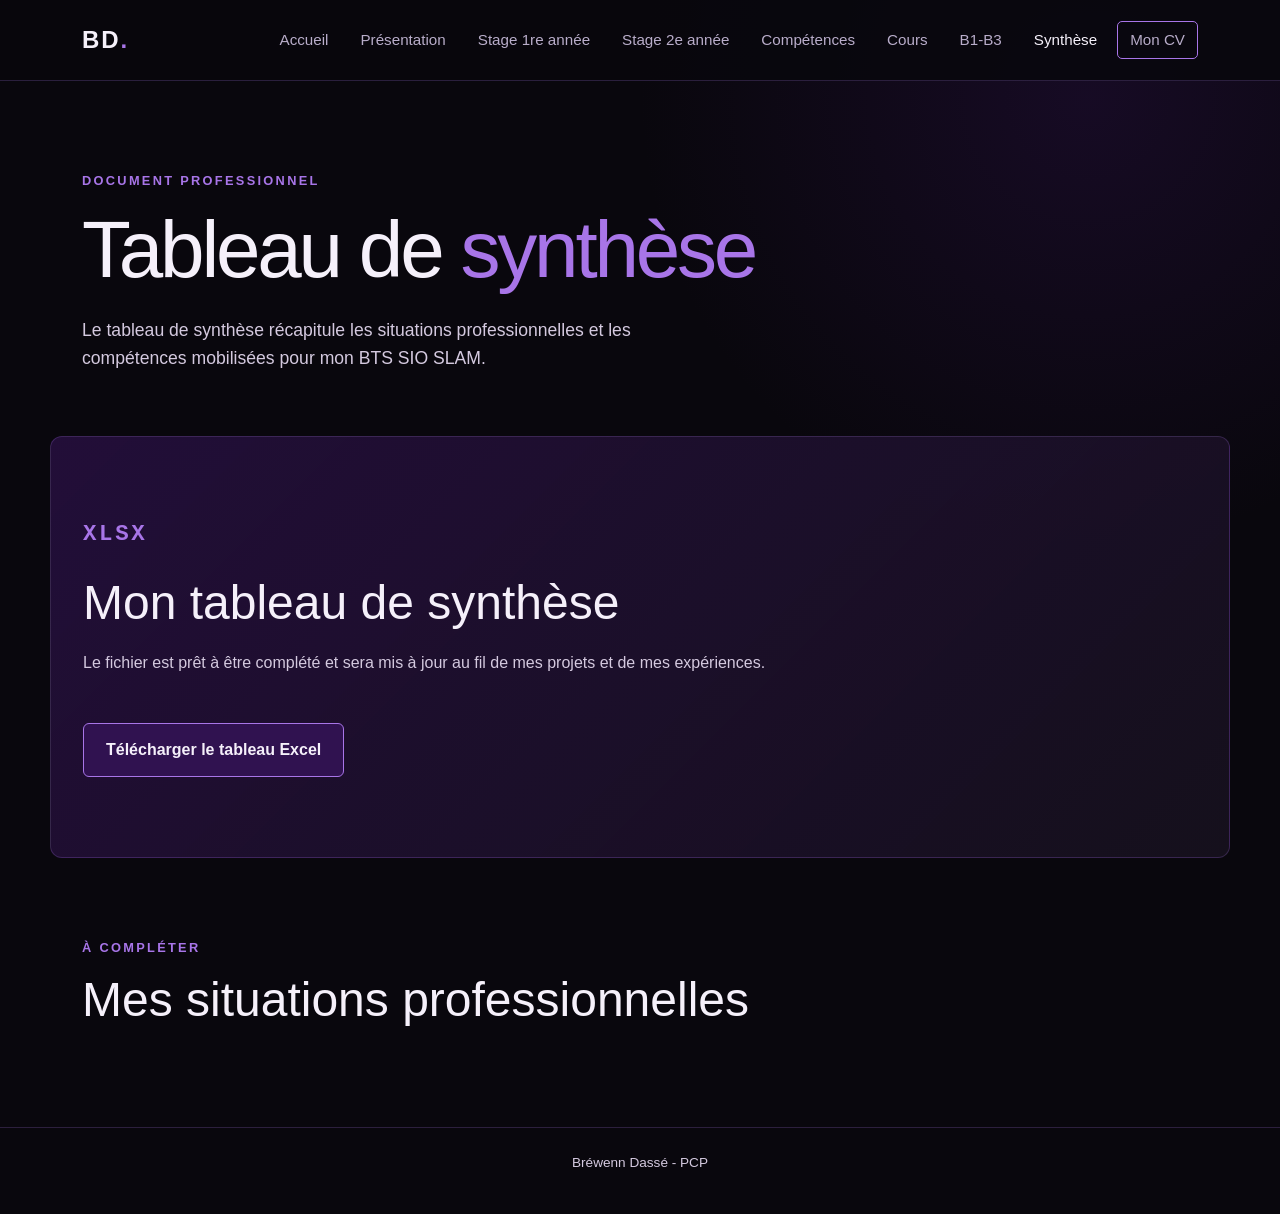
<file: tableau-synthese.html>
<!DOCTYPE html>
<html lang="fr">
<head>
    <meta charset="UTF-8">
    <meta name="viewport" content="width=device-width, initial-scale=1.0">
    <meta name="description" content="Tableau de synthèse du portfolio de compétences de Bréwenn Dassé.">
    <title>Tableau de synthèse | Bréwenn Dassé</title>
    <link href="https://cdn.jsdelivr.net/npm/bootstrap@5.3.3/dist/css/bootstrap.min.css" rel="stylesheet">
    <link rel="stylesheet" href="style.css">
</head>
<body>
    <header class="site-header navbar navbar-expand-lg"><div class="container">
        <a class="logo navbar-brand" href="index.html">BD<span>.</span></a>
        <button class="navbar-toggler" type="button" data-bs-toggle="collapse" data-bs-target="#main-navigation" aria-label="Afficher la navigation"><span class="navbar-toggler-icon"></span></button>
        <nav class="collapse navbar-collapse" id="main-navigation" aria-label="Navigation principale"><div class="navbar-nav ms-auto align-items-lg-center gap-lg-2">
            <a class="nav-link" href="index.html">Accueil</a><a class="nav-link" href="presentation.html">Présentation</a><a class="nav-link" href="stage-premiere-annee.html">Stage 1re année</a><a class="nav-link" href="stage-deuxieme-annee.html">Stage 2e année</a><a class="nav-link" href="competences.html">Compétences</a><a class="nav-link" href="cours.html">Cours</a><a class="nav-link" href="tableau-competences.html">B1-B3</a><a class="nav-link active" href="tableau-synthese.html" aria-current="page">Synthèse</a><a class="nav-cv nav-link" href="documents/CV_BrewennDasse.pdf" download>Mon CV</a>
        </div></nav>
    </div></header>
    <main class="page-main">
        <section class="page-heading"><p class="eyebrow">Document professionnel</p><h1>Tableau de <span>synthèse</span></h1><p class="section-intro">Le tableau de synthèse récapitule les situations professionnelles et les compétences mobilisées pour mon BTS SIO SLAM.</p></section>
        <section class="section document-panel">
            <div class="document-icon" aria-hidden="true">XLSX</div>
            <h2>Mon tableau de synthèse</h2>
            <p>Le fichier est prêt à être complété et sera mis à jour au fil de mes projets et de mes expériences.</p>
            <a class="button" href="documents/E5_SLAM_V1-TableauSynthese_BrewennD.xlsx" download>Télécharger le tableau Excel</a>
        </section>
        <!--  Ajoute ici les liens vers tes réalisations, comptes rendus, captures d'écran ou documents qui prouvent tes compétences.  -->
        <section class="section section-small"><p class="eyebrow">À compléter</p><h2>Mes situations professionnelles</h2><p class="section-intro content-placeholder"></p></section>
    </main>
    <footer class="site-footer"><p>Bréwenn Dassé - PCP</p></footer>
    <script src="https://cdn.jsdelivr.net/npm/bootstrap@5.3.3/dist/js/bootstrap.bundle.min.js"></script>
</body>
</html>
</file>
<file: style.css>
:root {
    --background: #09070d;
    --surface: #15101c;
    --surface-light: #21172c;
    --violet: rgb(48, 18, 80);
    --violet-light: #a875e8;
    --text: #f5f0fa;
    --muted: #b9adca;
    --border: rgba(168, 117, 232, 0.22);
}

* {
    box-sizing: border-box;
    margin: 0;
    padding: 0;
}

html {
    scroll-behavior: smooth;
}

body {
    background:
        radial-gradient(circle at 85% 8%, rgba(48, 18, 80, 0.35), transparent 28rem),
        var(--background);
    color: var(--text);
    font-family: Arial, Helvetica, sans-serif;
    line-height: 1.6;
}

h1,
h2,
h3 {
    color: var(--text);
}

p {
    color: #d4c9df;
}

a {
    color: inherit;
    text-decoration: none;
}

.site-header {
    background: rgba(9, 7, 13, 0.88);
    border-bottom: 1px solid var(--border);
    padding: 16px 0;
    position: sticky;
    top: 0;
    z-index: 10;
}

.logo {
    color: var(--text);
    font-size: 1.5rem;
    font-weight: 700;
    letter-spacing: 0.08em;
}

.navbar-toggler {
    border-color: var(--border);
}

.navbar-toggler-icon {
    filter: invert(1);
}

.logo span,
h1 span {
    color: var(--violet-light);
}

.navbar .nav-link {
    align-items: center;
    color: var(--muted);
    display: flex;
    font-size: 0.95rem;
    justify-content: center;
    min-height: 38px;
    padding: 8px 12px !important;
    transition: color 0.2s ease;
    white-space: nowrap;
}

.navbar .nav-link:hover,
.navbar .nav-link:focus,
.navbar .nav-link.active {
    color: var(--text);
}

.nav-cv {
    align-items: center;
    border: 1px solid var(--violet-light);
    border-radius: 5px;
    color: var(--text);
    display: inline-flex !important;
    height: 38px;
    justify-content: center;
    min-width: 0;
    padding-left: 16px !important;
    padding-right: 16px !important;
    width: auto;
}

.page-main {
    margin: 0 auto;
    max-width: 1180px;
}

.page-heading {
    padding: 90px 32px 48px;
}

.page-heading h1 {
    font-size: clamp(2.8rem, 7vw, 5rem);
    margin-bottom: 24px;
}

.content-grid {
    display: grid;
    gap: 20px;
    grid-template-columns: repeat(3, 1fr);
    padding: 0 32px;
}

.content-grid .card h2 {
    font-size: 1.35rem;
}

.content-grid .card p + p {
    margin-top: 16px;
}

.content-placeholder {
    border-left: 2px solid var(--violet-light);
    color: #d4c9df;
    padding-left: 14px;
}

.section-small {
    padding-bottom: 80px;
}

.document-panel {
    background: linear-gradient(135deg, rgba(48, 18, 80, 0.65), var(--surface));
    border: 1px solid var(--border);
    border-radius: 12px;
    margin: 0 32px;
    max-width: 760px;
}

.document-icon {
    color: var(--violet-light);
    font-family: "Courier New", monospace;
    font-size: 1.4rem;
    font-weight: 700;
    letter-spacing: 0.12em;
    margin-bottom: 24px;
}

.skills-table-wrapper {
    margin: 0 32px;
    overflow-x: auto;
}

.skills-table {
    border-collapse: collapse;
    font-size: 0.8rem;
    min-width: 820px;
    width: 100%;
}

.skills-table th,
.skills-table td {
    border-bottom: 1px solid var(--border);
    padding: 8px 9px;
    text-align: left;
    vertical-align: top;
}

.skills-table thead th {
    background: var(--violet);
    color: var(--text);
    font-size: 0.7rem;
    letter-spacing: 0.06em;
    text-transform: uppercase;
}

.skills-table tbody tr {
    background: rgba(21, 16, 28, 0.85);
}

.skills-table tbody tr:nth-child(even) {
    background: rgba(33, 23, 44, 0.72);
}

.skills-table tbody tr:hover {
    background: rgba(48, 18, 80, 0.72);
}

.skills-table td {
    color: #d4c9df;
}

.skills-table td:nth-child(2) {
    color: var(--text);
    font-weight: 700;
}

.block-separator th,
.block-separator td {
    border-top: 2px solid var(--violet-light);
}

.block-badge {
    background: var(--violet);
    border: 1px solid var(--violet-light);
    border-radius: 5px;
    color: var(--text);
    display: inline-block;
    font-size: 0.7rem;
    padding: 2px 5px;
}

.option-label {
    background: rgba(168, 117, 232, 0.18);
    border: 1px solid var(--border);
    border-radius: 4px;
    color: var(--violet-light);
    font-size: 0.7rem;
    margin-left: 6px;
    padding: 2px 5px;
    white-space: nowrap;
}

.to-complete {
    color: var(--violet-light) !important;
    font-style: italic;
}

.hero {
    align-items: center;
    display: flex;
    gap: 48px;
    justify-content: space-between;
    margin: 0 auto;
    max-width: 1180px;
    min-height: 600px;
    padding: 80px 32px;
}

.hero-content,
.page-heading,
.section {
    animation: appear 0.7s ease both;
}

.hero-content {
    max-width: 680px;
}

.eyebrow {
    color: var(--violet-light);
    font-size: 0.8rem;
    font-weight: 700;
    letter-spacing: 0.18em;
    margin-bottom: 16px;
    text-transform: uppercase;
}

h1 {
    font-size: clamp(2.8rem, 7vw, 5.5rem);
    letter-spacing: -0.04em;
    line-height: 1.05;
    margin-bottom: 28px;
}

.hero-text,
.section-intro {
    color: #d4c9df;
    font-size: 1.1rem;
    max-width: 580px;
}

.button {
    background: var(--violet);
    border: 1px solid var(--violet-light);
    border-radius: 6px;
    display: inline-block;
    font-weight: 700;
    margin-top: 32px;
    padding: 13px 22px;
    transition: background 0.2s ease, transform 0.2s ease;
}

.button:hover,
.button:focus {
    background: #4d1d7e;
    transform: translateY(-2px);
}

.hero-decoration {
    align-items: center;
    background: linear-gradient(135deg, var(--violet), #160c22);
    border: 1px solid var(--border);
    border-radius: 50%;
    display: flex;
    height: 260px;
    justify-content: center;
    min-width: 260px;
    transform: rotate(8deg);
}

.hero-decoration span {
    color: var(--violet-light);
    font-family: "Courier New", monospace;
    font-size: 4rem;
    font-weight: 700;
    transform: rotate(-8deg);
}

.section {
    margin: 0 auto;
    max-width: 1180px;
    padding: 80px 32px;
}

h2 {
    font-size: clamp(2rem, 4vw, 3rem);
    line-height: 1.1;
    margin-bottom: 20px;
}

.cards {
    display: grid;
    gap: 20px;
    grid-template-columns: repeat(3, 1fr);
    margin-top: 40px;
}

.card {
    background: var(--surface);
    border: 1px solid var(--border);
    border-radius: 8px;
    padding: 28px;
    transition: border-color 0.2s ease, transform 0.2s ease, box-shadow 0.2s ease;
}

.card:hover {
    border-color: rgba(168, 117, 232, 0.65);
    box-shadow: 0 16px 40px rgba(0, 0, 0, 0.25);
    transform: translateY(-5px);
}

.card-icon {
    color: var(--violet-light);
    font-family: "Courier New", monospace;
    font-size: 1.6rem;
    font-weight: 700;
    margin-bottom: 24px;
}

h3 {
    font-size: 1.2rem;
    margin-bottom: 10px;
}

.card p,
.contact p {
    color: #d4c9df;
}

.contact {
    background: var(--surface);
    border: 1px solid var(--border);
    border-radius: 8px;
    margin-bottom: 80px;
    text-align: center;
}

.contact p {
    margin: 0 auto;
    max-width: 500px;
}

.button-secondary {
    background: transparent;
}

.site-footer {
    border-top: 1px solid var(--border);
    color: var(--muted);
    font-size: 0.85rem;
    padding: 24px 32px;
    text-align: center;
}

@keyframes appear {
    from {
        opacity: 0;
        transform: translateY(12px);
    }

    to {
        opacity: 1;
        transform: translateY(0);
    }
}

@media (max-width: 700px) {
    .site-header {
        padding: 12px 0;
    }

    .page-heading {
        padding: 64px 20px 36px;
    }

    .content-grid {
        grid-template-columns: 1fr;
        padding: 0 20px;
    }

    .skills-table-wrapper {
        margin: 0 20px;
    }

    .hero {
        flex-direction: column;
        min-height: auto;
        padding: 72px 20px;
    }

    .hero-decoration {
        align-self: flex-start;
        height: 180px;
        min-width: 180px;
    }

    .hero-decoration span {
        font-size: 2.8rem;
    }

    .section {
        padding: 56px 20px;
    }

    .cards {
        grid-template-columns: 1fr;
    }

    .contact {
        margin: 0 20px 56px;
    }
}
</file>
